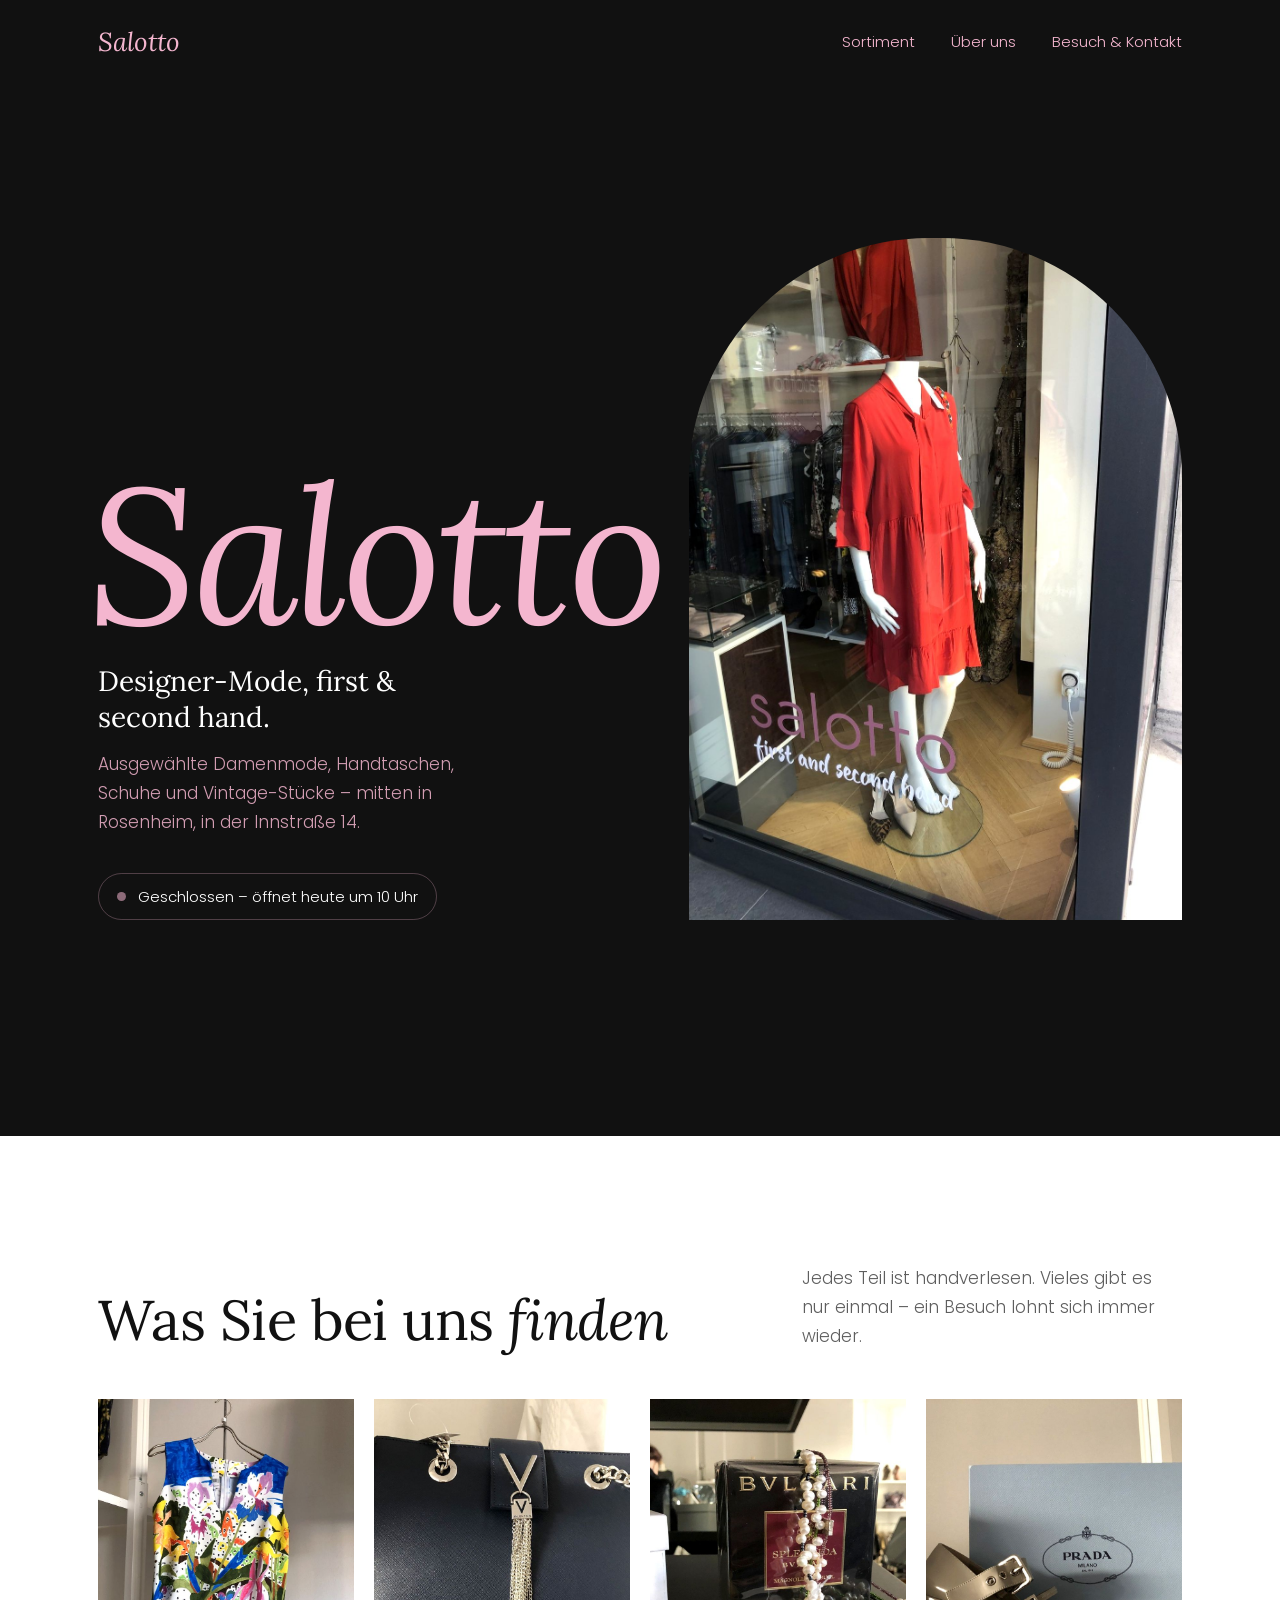
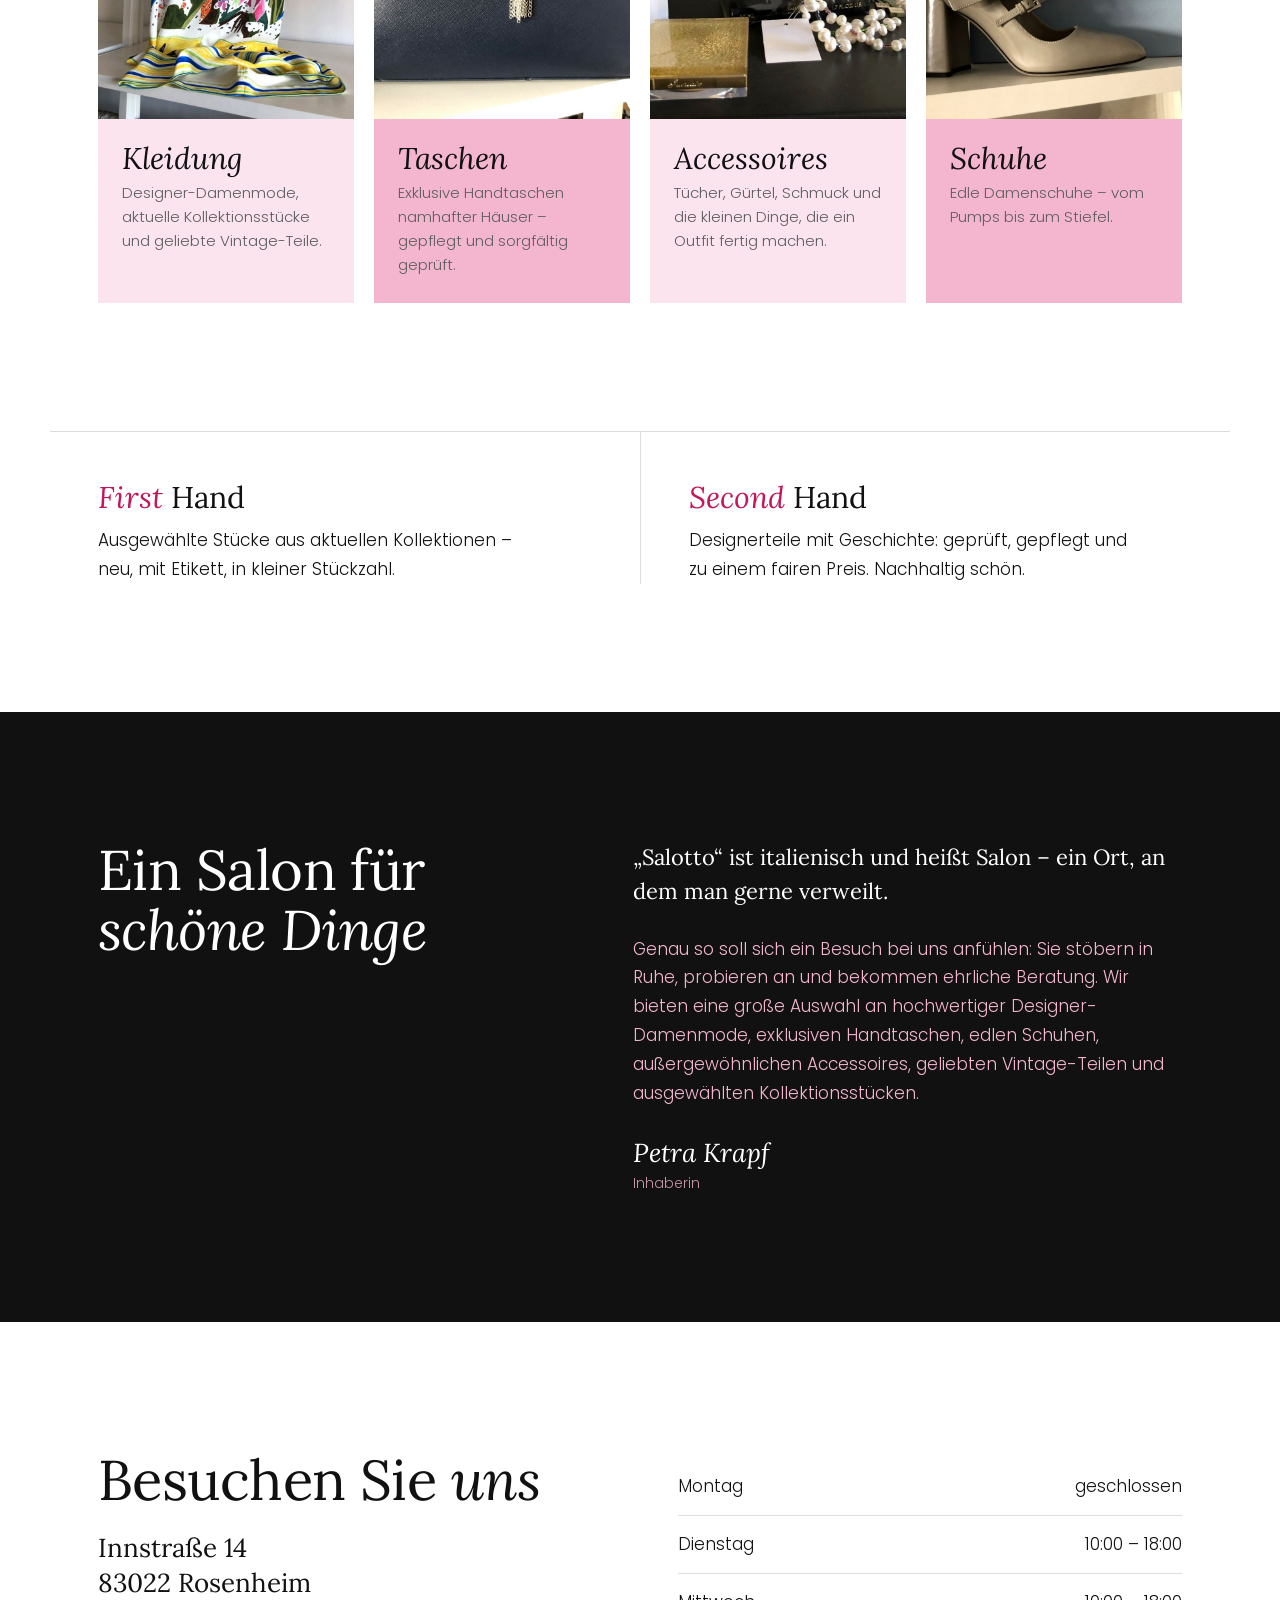
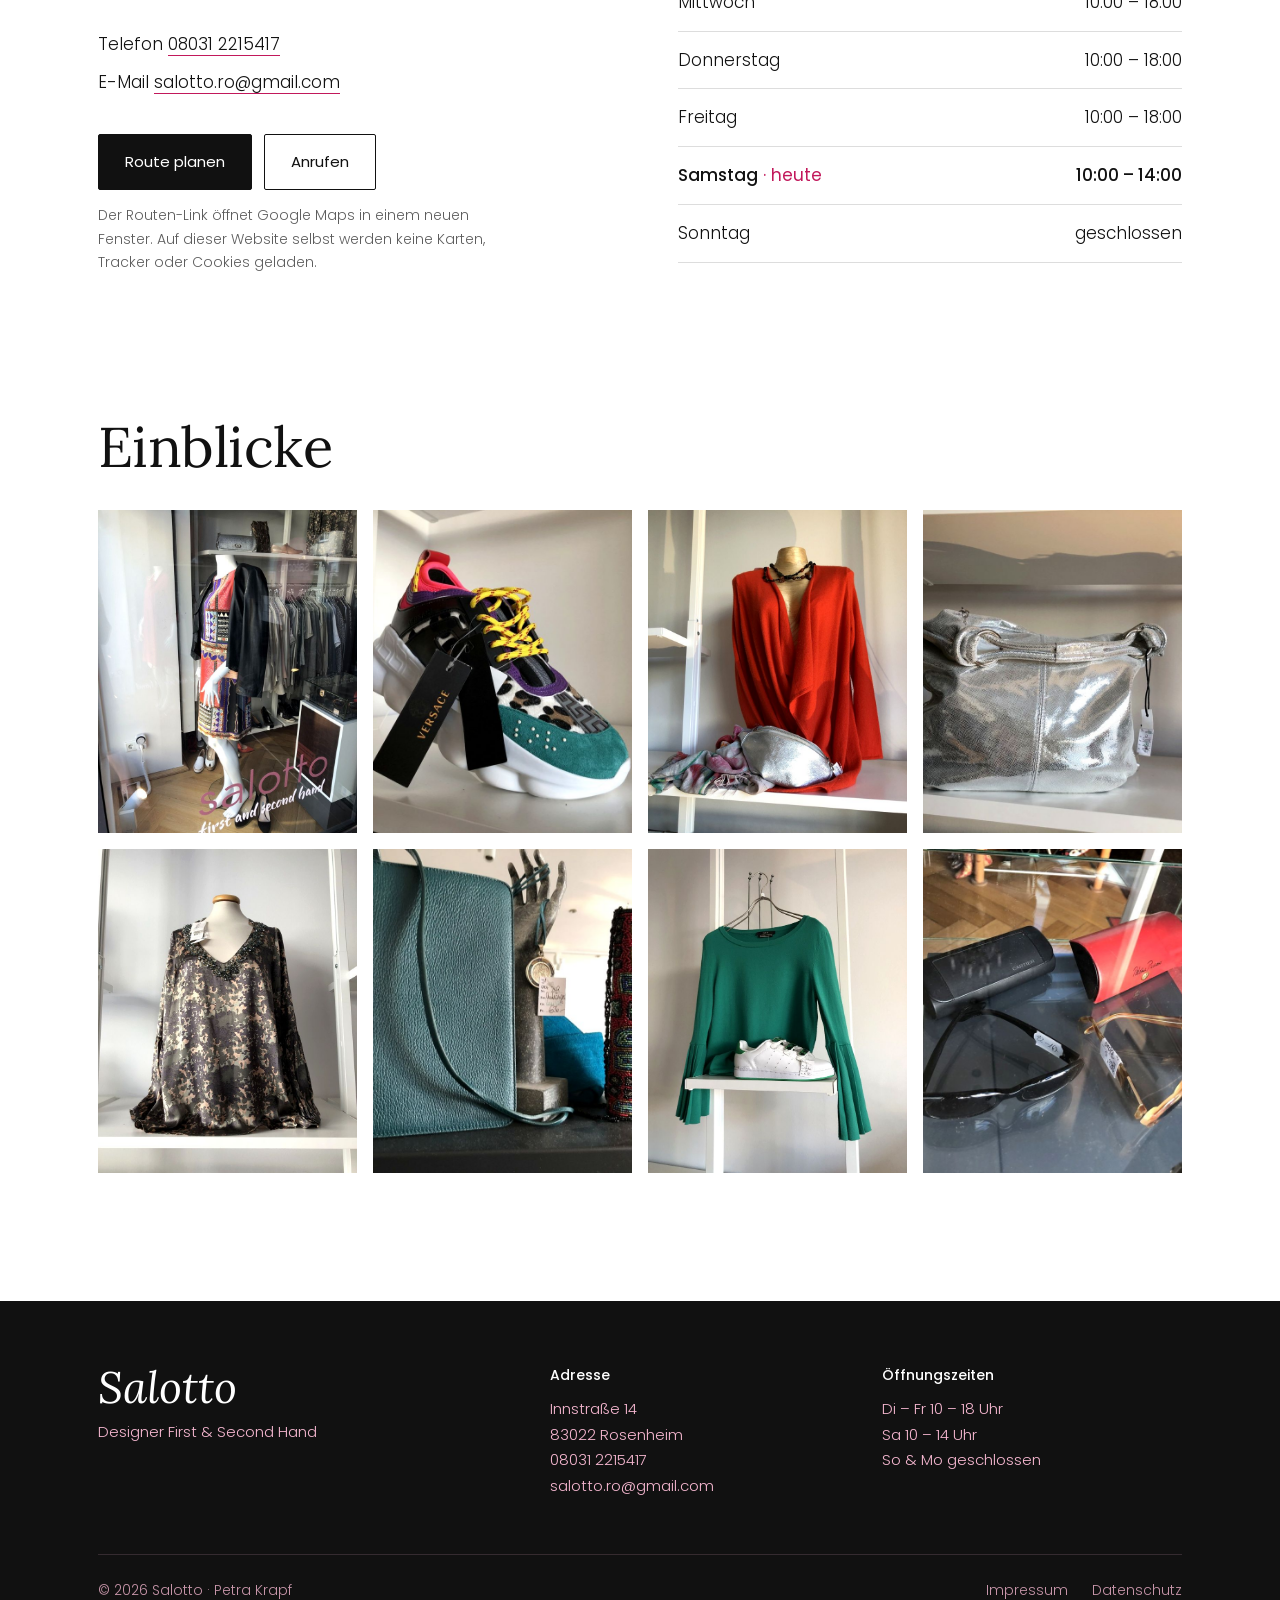
<file: index.html>
<!doctype html>
<html lang="de">
<head>
<meta charset="utf-8">
<meta name="viewport" content="width=device-width, initial-scale=1">
<title>Salotto Rosenheim – Designer First &amp; Second Hand Mode, Taschen &amp; Schuhe</title>
<meta name="description" content="Salotto in der Innstraße 14, Rosenheim: ausgewählte Designer-Damenmode, Handtaschen, Schuhe, Accessoires und Vintage – neu und aus zweiter Hand. Di–Fr 10–18 Uhr, Sa 10–14 Uhr.">
<link rel="canonical" href="https://www.salotto-ro.de/">
<meta property="og:type" content="website">
<meta property="og:title" content="Salotto Rosenheim – Designer First &amp; Second Hand">
<meta property="og:description" content="Designer-Damenmode, Taschen, Schuhe und Accessoires – neu und aus zweiter Hand. Innstraße 14, Rosenheim.">
<meta property="og:url" content="https://www.salotto-ro.de/">
<meta property="og:image" content="https://www.salotto-ro.de/img/og.jpg">
<meta property="og:locale" content="de_DE">
<meta name="theme-color" content="#111111">
<link rel="icon" href="favicon.svg" type="image/svg+xml">
<link rel="preload" href="fonts/lora-italic.woff" as="font" type="font/woff" crossorigin>
<link rel="stylesheet" href="style.css">
<script type="application/ld+json">
{
  "@context": "https://schema.org",
  "@type": "ClothingStore",
  "name": "Salotto – Designer First and Second Hand",
  "url": "https://www.salotto-ro.de/",
  "image": "https://www.salotto-ro.de/img/og.jpg",
  "telephone": "+49 8031 2215417",
  "email": "salotto.ro@gmail.com",
  "founder": "Petra Krapf",
  "address": {
    "@type": "PostalAddress",
    "streetAddress": "Innstraße 14",
    "postalCode": "83022",
    "addressLocality": "Rosenheim",
    "addressCountry": "DE"
  },
  "openingHoursSpecification": [
    { "@type": "OpeningHoursSpecification", "dayOfWeek": ["Tuesday","Wednesday","Thursday","Friday"], "opens": "10:00", "closes": "18:00" },
    { "@type": "OpeningHoursSpecification", "dayOfWeek": "Saturday", "opens": "10:00", "closes": "14:00" }
  ]
}
</script>
</head>
<body>
<a class="skip" href="#inhalt">Zum Inhalt springen</a>

<header class="site-header">
  <div class="wrap">
    <a class="brand" href="index.html" aria-label="Salotto – Startseite">Salotto</a>
    <nav class="nav" aria-label="Hauptmenü">
      <a href="#sortiment">Sortiment</a>
      <a href="#ueber-uns" class="hide-sm">Über uns</a>
      <a href="#besuch">Besuch &amp; Kontakt</a>
    </nav>
  </div>
</header>

<main id="inhalt">
  <section class="hero" aria-labelledby="hero-title">
    <div class="wrap">
      <div class="hero-text">
        <h1 id="hero-title">Salotto</h1>
        <p class="claim">Designer-Mode, first &amp; second hand.</p>
        <p class="sub">Ausgewählte Damenmode, Handtaschen, Schuhe und Vintage-Stücke – mitten in Rosenheim, in der Innstraße 14.</p>
        <a class="status" id="status" href="#besuch"><span class="dot" aria-hidden="true"></span><span id="status-text">Di–Fr 10–18 Uhr · Sa 10–14 Uhr</span></a>
      </div>
      <figure class="hero-photo">
        <img src="img/hero.jpg" alt="Schaufenster von Salotto in der Innstraße Rosenheim mit rotem Kleid" width="1125" height="1500" fetchpriority="high">
      </figure>
    </div>
  </section>

  <section id="sortiment" aria-labelledby="sortiment-title">
    <div class="wrap">
      <div class="range-head">
        <h2 id="sortiment-title">Was Sie bei uns <em>finden</em></h2>
        <p>Jedes Teil ist handverlesen. Vieles gibt es nur einmal – ein Besuch lohnt sich immer wieder.</p>
      </div>
      <ul class="range">
        <li class="tile">
          <figure><img src="img/kleidung.jpg" alt="Ärmelloses Designer-Top mit buntem Blumenmuster" loading="lazy" width="750" height="1000"></figure>
          <h3>Kleidung</h3>
          <p>Designer-Damenmode, aktuelle Kollektionsstücke und geliebte Vintage-Teile.</p>
        </li>
        <li class="tile">
          <figure><img src="img/taschen.jpg" alt="Dunkelblaue Handtasche mit Kettenriemen" loading="lazy" width="800" height="1000"></figure>
          <h3>Taschen</h3>
          <p>Exklusive Handtaschen namhafter Häuser – gepflegt und sorgfältig geprüft.</p>
        </li>
        <li class="tile">
          <figure><img src="img/accessoires.jpg" alt="Perlenkette, Parfum und Puderdose" loading="lazy" width="800" height="1000"></figure>
          <h3>Accessoires</h3>
          <p>Tücher, Gürtel, Schmuck und die kleinen Dinge, die ein Outfit fertig machen.</p>
        </li>
        <li class="tile">
          <figure><img src="img/schuhe.jpg" alt="Graue Prada-Spangenpumps mit Blockabsatz" loading="lazy" width="800" height="1000"></figure>
          <h3>Schuhe</h3>
          <p>Edle Damenschuhe – vom Pumps bis zum Stiefel.</p>
        </li>
      </ul>
    </div>
  </section>

  <section class="pair" aria-label="First und Second Hand">
    <div class="wrap">
      <article>
        <h3><em>First</em> Hand</h3>
        <p>Ausgewählte Stücke aus aktuellen Kollektionen – neu, mit Etikett, in kleiner Stückzahl.</p>
      </article>
      <article>
        <h3><em>Second</em> Hand</h3>
        <p>Designerteile mit Geschichte: geprüft, gepflegt und zu einem fairen Preis. Nachhaltig schön.</p>
      </article>
    </div>
  </section>

  <section class="about" id="ueber-uns" aria-labelledby="about-title">
    <div class="wrap">
      <h2 id="about-title">Ein Salon für <em>schöne Dinge</em></h2>
      <div class="body">
        <p class="lead">„Salotto“ ist italienisch und heißt Salon – ein Ort, an dem man gerne verweilt.</p>
        <p>Genau so soll sich ein Besuch bei uns anfühlen: Sie stöbern in Ruhe, probieren an und bekommen ehrliche Beratung. Wir bieten eine große Auswahl an hochwertiger Designer-Damenmode, exklusiven Handtaschen, edlen Schuhen, außergewöhnlichen Accessoires, geliebten Vintage-Teilen und ausgewählten Kollektionsstücken.</p>
        <p class="sign">Petra Krapf<span>Inhaberin</span></p>
      </div>
    </div>
  </section>

  <section class="visit" id="besuch" aria-labelledby="visit-title">
    <div class="wrap">
      <div>
        <h2 id="visit-title">Besuchen Sie <em>uns</em></h2>
        <address>
          <p class="addr">Innstraße 14<br>83022 Rosenheim</p>
          <ul class="contact-list">
            <li>Telefon <a href="tel:+4980312215417">08031 2215417</a></li>
            <li>E-Mail <a href="mailto:salotto.ro@gmail.com">salotto.ro@gmail.com</a></li>
          </ul>
        </address>
        <div class="btns">
          <a class="btn" href="https://www.google.com/maps/dir/?api=1&amp;destination=Innstra%C3%9Fe+14%2C+83022+Rosenheim" target="_blank" rel="noopener">Route planen</a>
          <a class="btn ghost" href="tel:+4980312215417">Anrufen</a>
        </div>
        <p class="note">Der Routen-Link öffnet Google Maps in einem neuen Fenster. Auf dieser Website selbst werden keine Karten, Tracker oder Cookies geladen.</p>
      </div>
      <div>
        <h3 class="sr">Öffnungszeiten</h3>
        <table class="hours" aria-label="Öffnungszeiten">
          <tbody>
            <tr data-day="1"><th scope="row">Montag</th><td>geschlossen</td></tr>
            <tr data-day="2"><th scope="row">Dienstag</th><td>10:00 – 18:00</td></tr>
            <tr data-day="3"><th scope="row">Mittwoch</th><td>10:00 – 18:00</td></tr>
            <tr data-day="4"><th scope="row">Donnerstag</th><td>10:00 – 18:00</td></tr>
            <tr data-day="5"><th scope="row">Freitag</th><td>10:00 – 18:00</td></tr>
            <tr data-day="6"><th scope="row">Samstag</th><td>10:00 – 14:00</td></tr>
            <tr data-day="0"><th scope="row">Sonntag</th><td>geschlossen</td></tr>
          </tbody>
        </table>
      </div>
    </div>
  </section>

  <section class="gallery" id="einblicke" aria-labelledby="gallery-title">
    <div class="wrap">
      <h2 id="gallery-title">Einblicke</h2>
      <div class="grid">
        <img src="img/einblick-1.jpg" alt="Schaufenster von Salotto mit gemustertem Kleid und Lederjacke" loading="lazy" width="750" height="1000">
        <img src="img/einblick-2.jpg" alt="Versace-Sneaker im Regal" loading="lazy" width="1000" height="750">
        <img src="img/einblick-3.jpg" alt="Orangefarbener Cardigan mit Kette, Tuch und silberner Gürteltasche" loading="lazy" width="750" height="1000">
        <img src="img/einblick-4.jpg" alt="Silberne Leder-Handtasche im Regal" loading="lazy" width="1000" height="750">
        <img src="img/einblick-5.jpg" alt="Seidenbluse mit Blumenmuster und Perlenausschnitt" loading="lazy" width="750" height="1000">
        <img src="img/einblick-6.jpg" alt="Petrolfarbene Ledertasche und bestickte Clutch" loading="lazy" width="1000" height="750">
        <img src="img/einblick-7.jpg" alt="Grünes Oberteil mit Trompetenärmeln und weiße Sneaker" loading="lazy" width="750" height="1000">
        <img src="img/einblick-8.jpg" alt="Sonnenbrillen in der Vitrine" loading="lazy" width="1000" height="750">
      </div>
    </div>
  </section>
</main>

<footer class="site-footer">
  <div class="wrap">
    <div>
      <a class="brand" href="index.html">Salotto</a>
      <p>Designer First &amp; Second Hand</p>
    </div>
    <div>
      <h4>Adresse</h4>
      <p>Innstraße 14<br>83022 Rosenheim<br><a href="tel:+4980312215417">08031 2215417</a><br><a href="mailto:salotto.ro@gmail.com">salotto.ro@gmail.com</a></p>
    </div>
    <div>
      <h4>Öffnungszeiten</h4>
      <p>Di – Fr 10 – 18 Uhr<br>Sa 10 – 14 Uhr<br>So &amp; Mo geschlossen</p>
    </div>
    <div class="bottom">
      <span>© <span id="year">2026</span> Salotto · Petra Krapf</span>
      <nav aria-label="Rechtliches"><a href="impressum.html">Impressum</a><a href="datenschutz.html">Datenschutz</a></nav>
    </div>
  </div>
</footer>

<script>
(function () {
  // Öffnungszeiten (Europe/Berlin): [Tag] = [öffnet, schließt] in Minuten
  var H = { 2: [600, 1080], 3: [600, 1080], 4: [600, 1080], 5: [600, 1080], 6: [600, 840] };
  var NAMES = ["Sonntag","Montag","Dienstag","Mittwoch","Donnerstag","Freitag","Samstag"];
  var parts = {};
  try {
    new Intl.DateTimeFormat("en-GB", { timeZone: "Europe/Berlin", weekday: "short", hour: "2-digit", minute: "2-digit", hour12: false })
      .formatToParts(new Date()).forEach(function (p) { parts[p.type] = p.value; });
  } catch (e) { return; }
  var day = ["Sun","Mon","Tue","Wed","Thu","Fri","Sat"].indexOf(parts.weekday);
  var now = (+parts.hour % 24) * 60 + (+parts.minute);
  var fmt = function (m) { return Math.floor(m / 60) + (m % 60 ? ":" + String(m % 60).padStart(2, "0") : "") + " Uhr"; };
  var el = document.getElementById("status"), txt = document.getElementById("status-text");
  var t = H[day];
  if (t && now >= t[0] && now < t[1]) {
    txt.textContent = "Jetzt geöffnet – heute bis " + fmt(t[1]);
  } else {
    el.classList.add("closed");
    if (t && now < t[0]) { txt.textContent = "Geschlossen – öffnet heute um " + fmt(t[0]); }
    else {
      for (var i = 1; i <= 7; i++) {
        var d = (day + i) % 7;
        if (H[d]) { txt.textContent = "Geschlossen – öffnet " + (i === 1 ? "morgen" : NAMES[d]) + " um " + fmt(H[d][0]); break; }
      }
    }
  }
  var row = document.querySelector('.hours tr[data-day="' + day + '"]');
  if (row) row.classList.add("today");
  document.getElementById("year").textContent = new Date().getFullYear();
})();
</script>
</body>
</html>
</file>
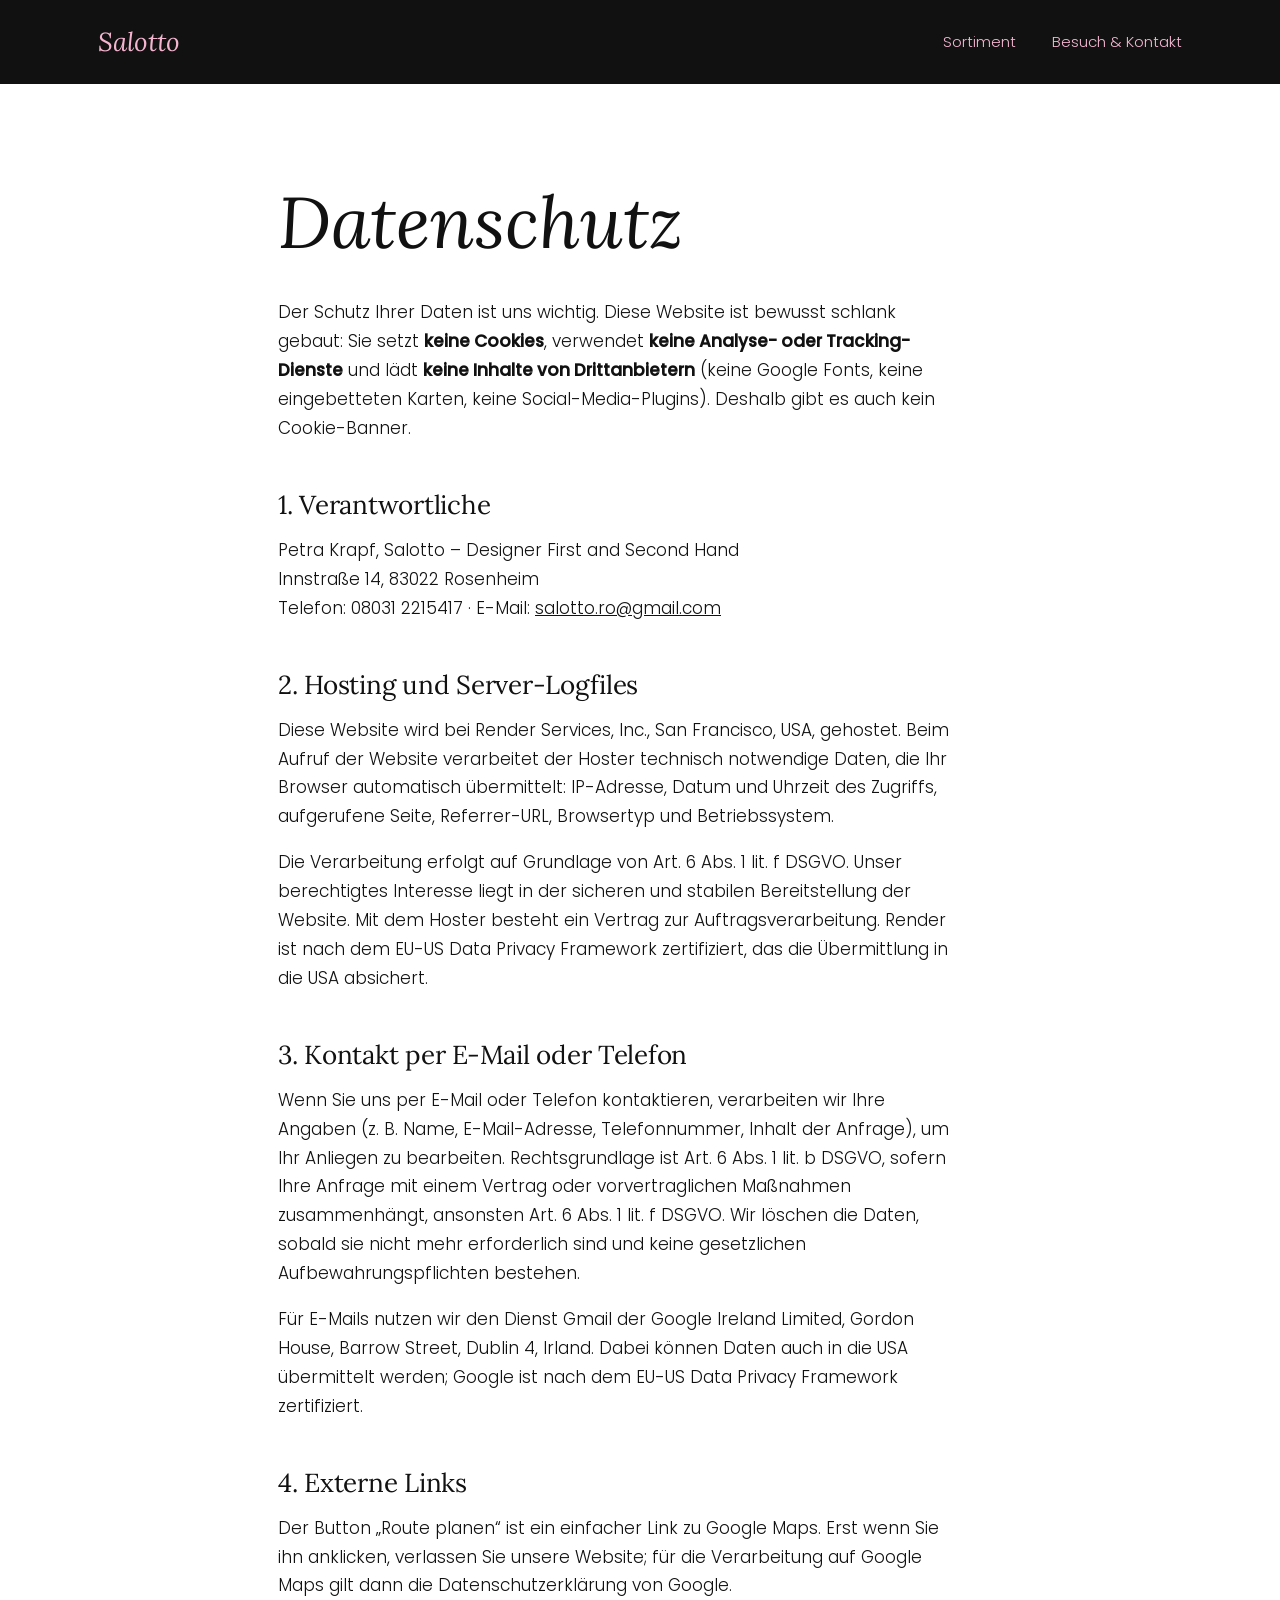
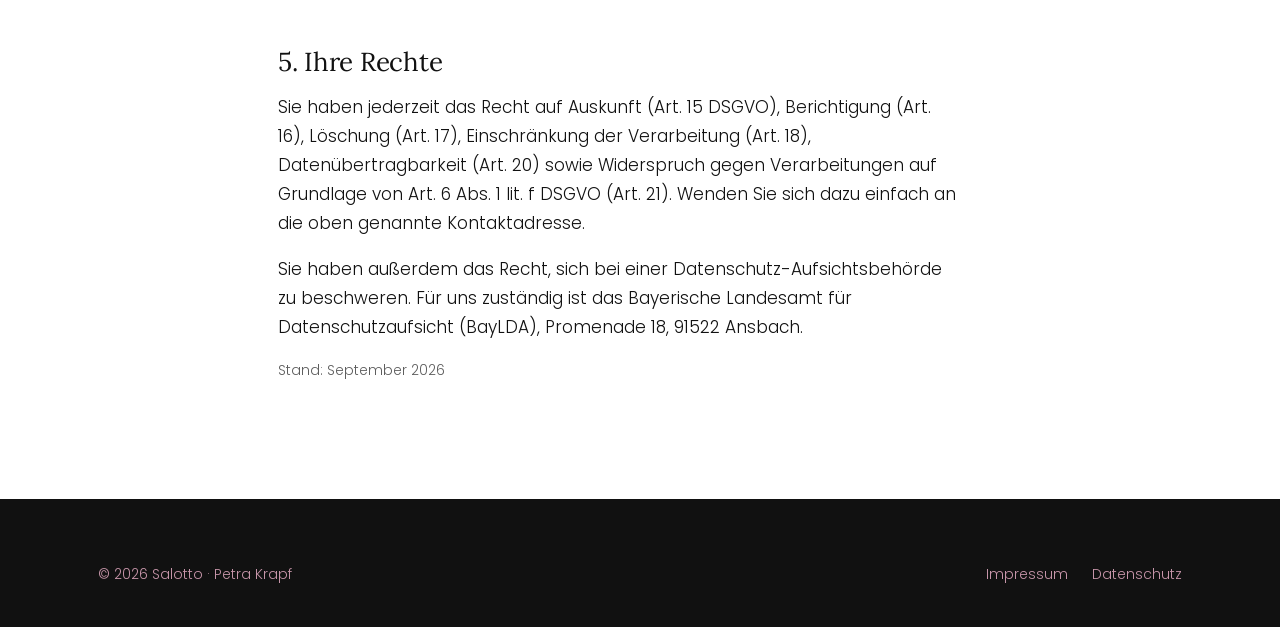
<file: datenschutz.html>
<!doctype html>
<html lang="de">
<head>
<meta charset="utf-8">
<meta name="viewport" content="width=device-width, initial-scale=1">
<title>Datenschutz – Salotto Rosenheim</title>
<meta name="robots" content="noindex, follow">
<link rel="canonical" href="https://www.salotto-ro.de/datenschutz.html">
<meta name="theme-color" content="#111111">
<link rel="icon" href="favicon.svg" type="image/svg+xml">
<link rel="stylesheet" href="style.css">
</head>
<body>
<a class="skip" href="#inhalt">Zum Inhalt springen</a>
<header class="site-header solid">
  <div class="wrap">
    <a class="brand" href="index.html">Salotto</a>
    <nav class="nav" aria-label="Hauptmenü">
      <a href="index.html#sortiment">Sortiment</a>
      <a href="index.html#besuch">Besuch &amp; Kontakt</a>
    </nav>
  </div>
</header>

<main id="inhalt" class="legal">
  <div class="wrap">
    <h1>Datenschutz</h1>

    <p>Der Schutz Ihrer Daten ist uns wichtig. Diese Website ist bewusst schlank gebaut: Sie setzt <strong>keine Cookies</strong>, verwendet <strong>keine Analyse- oder Tracking-Dienste</strong> und lädt <strong>keine Inhalte von Drittanbietern</strong> (keine Google Fonts, keine eingebetteten Karten, keine Social-Media-Plugins). Deshalb gibt es auch kein Cookie-Banner.</p>

    <h2>1. Verantwortliche</h2>
    <address>
      <p>Petra Krapf, Salotto – Designer First and Second Hand<br>
      Innstraße 14, 83022 Rosenheim<br>
      Telefon: 08031 2215417 · E-Mail: <a href="mailto:salotto.ro@gmail.com">salotto.ro@gmail.com</a></p>
    </address>

    <h2>2. Hosting und Server-Logfiles</h2>
    <p>Diese Website wird bei Render Services, Inc., San Francisco, USA, gehostet. Beim Aufruf der Website verarbeitet der Hoster technisch notwendige Daten, die Ihr Browser automatisch übermittelt: IP-Adresse, Datum und Uhrzeit des Zugriffs, aufgerufene Seite, Referrer-URL, Browsertyp und Betriebssystem.</p>
    <p>Die Verarbeitung erfolgt auf Grundlage von Art. 6 Abs. 1 lit. f DSGVO. Unser berechtigtes Interesse liegt in der sicheren und stabilen Bereitstellung der Website. Mit dem Hoster besteht ein Vertrag zur Auftragsverarbeitung. Render ist nach dem EU-US Data Privacy Framework zertifiziert, das die Übermittlung in die USA absichert.</p>

    <h2>3. Kontakt per E-Mail oder Telefon</h2>
    <p>Wenn Sie uns per E-Mail oder Telefon kontaktieren, verarbeiten wir Ihre Angaben (z. B. Name, E-Mail-Adresse, Telefonnummer, Inhalt der Anfrage), um Ihr Anliegen zu bearbeiten. Rechtsgrundlage ist Art. 6 Abs. 1 lit. b DSGVO, sofern Ihre Anfrage mit einem Vertrag oder vorvertraglichen Maßnahmen zusammenhängt, ansonsten Art. 6 Abs. 1 lit. f DSGVO. Wir löschen die Daten, sobald sie nicht mehr erforderlich sind und keine gesetzlichen Aufbewahrungspflichten bestehen.</p>
    <p>Für E-Mails nutzen wir den Dienst Gmail der Google Ireland Limited, Gordon House, Barrow Street, Dublin 4, Irland. Dabei können Daten auch in die USA übermittelt werden; Google ist nach dem EU-US Data Privacy Framework zertifiziert.</p>

    <h2>4. Externe Links</h2>
    <p>Der Button „Route planen“ ist ein einfacher Link zu Google Maps. Erst wenn Sie ihn anklicken, verlassen Sie unsere Website; für die Verarbeitung auf Google Maps gilt dann die Datenschutzerklärung von Google.</p>

    <h2>5. Ihre Rechte</h2>
    <p>Sie haben jederzeit das Recht auf Auskunft (Art. 15 DSGVO), Berichtigung (Art. 16), Löschung (Art. 17), Einschränkung der Verarbeitung (Art. 18), Datenübertragbarkeit (Art. 20) sowie Widerspruch gegen Verarbeitungen auf Grundlage von Art. 6 Abs. 1 lit. f DSGVO (Art. 21). Wenden Sie sich dazu einfach an die oben genannte Kontaktadresse.</p>
    <p>Sie haben außerdem das Recht, sich bei einer Datenschutz-Aufsichtsbehörde zu beschweren. Für uns zuständig ist das Bayerische Landesamt für Datenschutzaufsicht (BayLDA), Promenade 18, 91522 Ansbach.</p>

    <p class="note">Stand: September 2026</p>
  </div>
</main>

<footer class="site-footer">
  <div class="wrap">
    <div class="bottom" style="margin-top:0;border-top:0;padding-top:0">
      <span>© 2026 Salotto · Petra Krapf</span>
      <nav aria-label="Rechtliches"><a href="impressum.html">Impressum</a><a href="datenschutz.html" aria-current="page">Datenschutz</a></nav>
    </div>
  </div>
</footer>
</body>
</html>
</file>
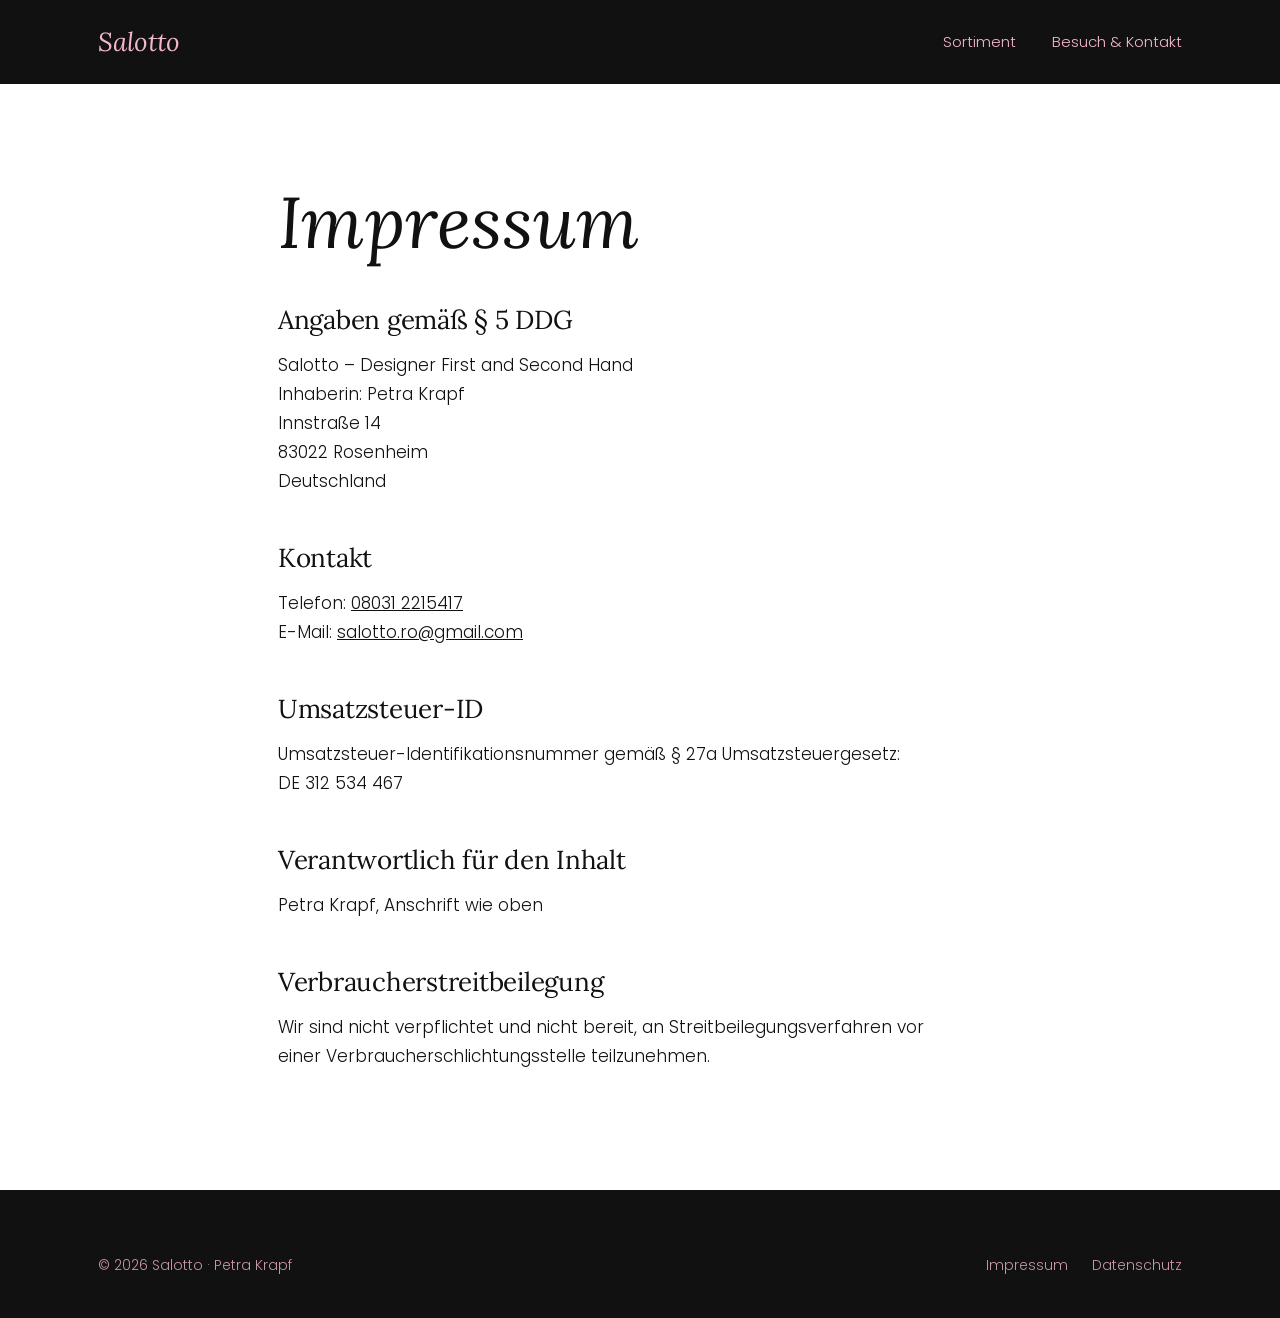
<file: impressum.html>
<!doctype html>
<html lang="de">
<head>
<meta charset="utf-8">
<meta name="viewport" content="width=device-width, initial-scale=1">
<title>Impressum – Salotto Rosenheim</title>
<meta name="robots" content="noindex, follow">
<link rel="canonical" href="https://www.salotto-ro.de/impressum.html">
<meta name="theme-color" content="#111111">
<link rel="icon" href="favicon.svg" type="image/svg+xml">
<link rel="stylesheet" href="style.css">
</head>
<body>
<a class="skip" href="#inhalt">Zum Inhalt springen</a>
<header class="site-header solid">
  <div class="wrap">
    <a class="brand" href="index.html">Salotto</a>
    <nav class="nav" aria-label="Hauptmenü">
      <a href="index.html#sortiment">Sortiment</a>
      <a href="index.html#besuch">Besuch &amp; Kontakt</a>
    </nav>
  </div>
</header>

<main id="inhalt" class="legal">
  <div class="wrap">
    <h1>Impressum</h1>

    <h2>Angaben gemäß § 5 DDG</h2>
    <address>
      <p>Salotto – Designer First and Second Hand<br>
      Inhaberin: Petra Krapf<br>
      Innstraße 14<br>
      83022 Rosenheim<br>
      Deutschland</p>
    </address>

    <h2>Kontakt</h2>
    <p>Telefon: <a href="tel:+4980312215417">08031 2215417</a><br>
    E-Mail: <a href="mailto:salotto.ro@gmail.com">salotto.ro@gmail.com</a></p>

    <h2>Umsatzsteuer-ID</h2>
    <p>Umsatzsteuer-Identifikationsnummer gemäß § 27a Umsatzsteuergesetz:<br>DE 312 534 467</p>

    <h2>Verantwortlich für den Inhalt</h2>
    <p>Petra Krapf, Anschrift wie oben</p>

    <h2>Verbraucherstreitbeilegung</h2>
    <p>Wir sind nicht verpflichtet und nicht bereit, an Streitbeilegungsverfahren vor einer Verbraucherschlichtungsstelle teilzunehmen.</p>
  </div>
</main>

<footer class="site-footer">
  <div class="wrap">
    <div class="bottom" style="margin-top:0;border-top:0;padding-top:0">
      <span>© 2026 Salotto · Petra Krapf</span>
      <nav aria-label="Rechtliches"><a href="impressum.html" aria-current="page">Impressum</a><a href="datenschutz.html">Datenschutz</a></nav>
    </div>
  </div>
</footer>
</body>
</html>
</file>
<file: style.css>
/* Salotto – Designer First & Second Hand, Rosenheim */

@font-face { font-family: "Lora"; src: url("fonts/lora.woff") format("woff"); font-weight: 400 700; font-style: normal; font-display: swap; }
@font-face { font-family: "Lora"; src: url("fonts/lora-italic.woff") format("woff"); font-weight: 400 700; font-style: italic; font-display: swap; }
@font-face { font-family: "Poppins"; src: url("fonts/poppins-300.woff") format("woff"); font-weight: 300; font-display: swap; }
@font-face { font-family: "Poppins"; src: url("fonts/poppins-400.woff") format("woff"); font-weight: 400; font-display: swap; }
@font-face { font-family: "Poppins"; src: url("fonts/poppins-500.woff") format("woff"); font-weight: 500; font-display: swap; }

:root {
  --salon: #111111;
  --salon-2: #2A2A2A;
  --powder: #F4B6CF;
  --powder-2: #FBE4EE;
  --paper: #FFFFFF;
  --ink: #111111;
  --muted: #5E5E5E;
  --brass: #C2185B;
  --serif: "Lora", Georgia, serif;
  --sans: "Poppins", "Helvetica Neue", Arial, sans-serif;
  --wrap: 1180px;
  --gutter: clamp(16px, 4vw, 48px);
}

*, *::before, *::after { box-sizing: border-box; }
html { -webkit-text-size-adjust: 100%; scroll-behavior: smooth; }
body { margin: 0; background: var(--paper); color: var(--ink); font: 300 17px/1.7 var(--sans); overflow-x: hidden; }
img, svg { max-width: 100%; display: block; }
a { color: inherit; }
:focus-visible { outline: 2px solid var(--brass); outline-offset: 3px; }
.wrap { max-width: var(--wrap); margin: 0 auto; padding: 0 var(--gutter); }
.skip { position: absolute; left: -999px; top: 8px; }
.skip:focus { left: 16px; background: var(--paper); color: var(--ink); padding: 8px 12px; z-index: 20; }
.sr { position: absolute; width: 1px; height: 1px; overflow: hidden; clip: rect(0 0 0 0); white-space: nowrap; }

/* Header */
.site-header { position: absolute; inset: 0 0 auto 0; z-index: 5; color: var(--powder); }
.site-header .wrap { display: flex; align-items: center; justify-content: space-between; height: 84px; gap: 16px; }
.brand { font: italic 400 26px/1 var(--serif); text-decoration: none; }
.nav { display: flex; gap: clamp(14px, 3vw, 36px); font-size: 15px; }
.nav a { text-decoration: none; padding: 6px 0; border-bottom: 1px solid transparent; }
.nav a:hover, .nav a[aria-current] { border-color: currentColor; }
.site-header.solid { position: static; background: var(--salon); }

/* Hero */
.hero { background: var(--salon); color: var(--powder); position: relative; overflow: hidden; }
.hero .wrap { display: grid; grid-template-columns: 1.15fr 1fr; align-items: end; gap: 24px; min-height: min(100svh, 880px); padding-top: 110px; padding-bottom: clamp(48px, 7vw, 88px); }
.hero h1 { margin: 0; font: italic 400 clamp(88px, 15vw, 210px)/.82 var(--serif); letter-spacing: -.025em; margin-left: -.05em; color: var(--powder); }
.hero .claim { font: 400 clamp(21px, 2.3vw, 28px)/1.3 var(--serif); margin: 30px 0 0; color: var(--paper); max-width: 20ch; }
.hero .sub { margin: 14px 0 0; max-width: 40ch; opacity: .85; }
.status { margin-top: 36px; display: inline-flex; align-items: center; gap: 12px; font-size: 15px; color: var(--paper); padding: 10px 18px; border: 1px solid rgba(244,182,207,.28); border-radius: 40px; text-decoration: none; }
.status:hover { border-color: rgba(244,182,207,.6); }
.status .dot { width: 9px; height: 9px; border-radius: 50%; background: #9CC7AC; box-shadow: 0 0 0 4px rgba(156,199,172,.18); flex: none; }
.status.closed .dot { background: var(--powder); opacity: .55; box-shadow: none; }
.hero-photo { margin: 0; align-self: stretch; position: relative; min-height: 420px; }
.hero-photo img { position: absolute; inset: 0; width: 100%; height: 100%; object-fit: cover; border-radius: 240px 240px 0 0; background: var(--salon-2); }
.tile figure { margin: -28px -24px 0; aspect-ratio: 4 / 5; overflow: hidden; background: var(--powder); }
.tile figure img { width: 100%; height: 100%; object-fit: cover; transition: transform .6s ease; }
.tile:hover figure img { transform: scale(1.03); }
.gallery { padding-top: 0; }
.gallery .grid { display: grid; grid-template-columns: repeat(4, 1fr); gap: 16px; margin-top: 32px; }
.gallery .grid img { width: 100%; height: 100%; aspect-ratio: 4 / 5; object-fit: cover; background: var(--powder-2); }
@media (max-width: 860px) { .gallery .grid { grid-template-columns: repeat(2, 1fr); gap: 10px; } }
.hero-art { align-self: end; justify-self: end; width: 100%; max-width: 520px; }
.hero-art svg { width: 100%; height: auto; overflow: visible; }
.line { fill: none; stroke: var(--brass); stroke-width: 2.2; stroke-linecap: round; stroke-linejoin: round; }
.line.thin { stroke-width: 1.4; }
.fill-velvet { fill: var(--salon-2); }
.fill-powder { fill: var(--powder); }

@media (prefers-reduced-motion: no-preference) {
  .hero-art .draw { stroke-dasharray: 1; stroke-dashoffset: 1; animation: draw 2.4s .2s cubic-bezier(.6,.1,.3,1) forwards; }
  .hero-art .late { opacity: 0; animation: fade .8s 2s forwards; }
  @keyframes draw { to { stroke-dashoffset: 0; } }
  @keyframes fade { to { opacity: 1; } }
}

/* Sections */
section { padding: clamp(72px, 10vw, 140px) 0; }
h2 { font: 400 clamp(34px, 4.4vw, 56px)/1.08 var(--serif); margin: 0 0 20px; letter-spacing: -.01em; }
h2 em { font-style: italic; }
.lead { font: 400 clamp(19px, 1.8vw, 22px)/1.55 var(--serif); max-width: 32em; margin: 0; }

/* Sortiment */
.range-head { display: flex; justify-content: space-between; align-items: end; gap: 24px 48px; flex-wrap: wrap; margin-bottom: 48px; }
.range-head h2 { margin: 0; }
.range-head p { max-width: 38ch; margin: 0; color: var(--muted); }
.range { display: grid; grid-template-columns: repeat(4, 1fr); gap: 20px; list-style: none; padding: 0; margin: 0; }
.tile { background: var(--powder-2); padding: 28px 24px 26px; display: flex; flex-direction: column; min-height: 380px; }
.tile:nth-child(even) { background: var(--powder); }
.tile svg { width: 100%; height: 200px; margin: 8px 0 auto; }
.tile h3 { font: italic 400 30px/1 var(--serif); margin: 24px 0 8px; }
.tile p { margin: 0; font-size: 15px; color: var(--muted); line-height: 1.6; }

/* Prinzip / First & Second */
.pair { background: var(--paper); padding-top: 0; }
.pair .wrap { display: grid; grid-template-columns: 1fr 1fr; gap: 0; border-top: 1px solid rgba(17,17,17,.14); }
.pair article { padding: 48px 48px 0 0; }
.pair article + article { padding: 48px 0 0 48px; border-left: 1px solid rgba(17,17,17,.14); }
.pair h3 { font: 400 30px/1.15 var(--serif); margin: 0 0 12px; }
.pair h3 em { color: var(--brass); }
.pair p { margin: 0; max-width: 44ch; }

/* Über uns */
.about { background: var(--salon); color: var(--powder); }
.about .wrap { display: grid; grid-template-columns: 1fr 1.2fr; gap: clamp(32px, 6vw, 96px); align-items: start; }
.about h2 { color: var(--paper); }
.about .body p { margin: 0; max-width: 58ch; }
.about .body p + p { margin-top: 1em; }
.about .lead { color: var(--paper); margin-bottom: 1.2em !important; }
.sign { font: italic 400 26px var(--serif); margin-top: 28px !important; color: var(--paper); }
.sign span { display: block; font: 300 14px var(--sans); color: var(--powder); opacity: .8; margin-top: 4px; }

/* Besuch */
.visit .wrap { display: grid; grid-template-columns: 1fr 1fr; gap: clamp(40px, 6vw, 96px); }
.hours { width: 100%; border-collapse: collapse; font-size: 17px; margin-top: 8px; }
.hours th, .hours td { text-align: left; padding: 14px 0; border-bottom: 1px solid rgba(17,17,17,.14); font-weight: 300; }
.hours td { text-align: right; font-variant-numeric: tabular-nums; }
.hours tr.today th, .hours tr.today td { font-weight: 500; }
.hours tr.today th::after { content: " · heute"; color: var(--brass); font-weight: 400; }
address { font-style: normal; }
.addr { font: 400 26px/1.35 var(--serif); margin: 8px 0 0; }
.contact-list { list-style: none; padding: 0; margin: 24px 0 0; }
.contact-list li { padding: 5px 0; }
.contact-list a { text-decoration-color: var(--brass); text-underline-offset: 5px; }
.btns { display: flex; gap: 12px; flex-wrap: wrap; margin-top: 32px; }
.btn { display: inline-block; padding: 14px 26px; background: var(--salon); color: var(--paper); text-decoration: none; font-weight: 400; font-size: 15px; border-radius: 2px; border: 1px solid var(--salon); }
.btn:hover { background: var(--salon-2); }
.btn.ghost { background: transparent; color: var(--salon); }
.btn.ghost:hover { background: var(--powder-2); }
.note { font-size: 14px; color: var(--muted); margin-top: 14px; max-width: 46ch; }

/* Footer */
.site-footer { background: var(--salon); color: var(--powder); padding: 64px 0 40px; font-size: 15px; }
.site-footer .wrap { display: grid; grid-template-columns: 1.4fr 1fr 1fr; gap: 32px; }
.site-footer .brand { font-size: 44px; display: block; margin-bottom: 10px; color: var(--paper); }
.site-footer h4 { font: 500 14px var(--sans); margin: 0 0 10px; color: var(--paper); }
.site-footer p { margin: 0; }
.site-footer a { text-decoration: none; }
.site-footer a:hover { text-decoration: underline; }
.site-footer ul { list-style: none; padding: 0; margin: 0; }
.site-footer .bottom { grid-column: 1 / -1; display: flex; justify-content: space-between; gap: 16px; flex-wrap: wrap; border-top: 1px solid rgba(244,182,207,.2); padding-top: 24px; margin-top: 24px; font-size: 14px; opacity: .8; }
.site-footer .bottom nav { display: flex; gap: 24px; }

/* Legal pages */
.legal { padding: clamp(56px, 8vw, 110px) 0; }
.legal .wrap { max-width: 820px; }
.legal h1 { font: italic 400 clamp(44px, 6vw, 72px)/1 var(--serif); margin: 0 0 40px; }
.legal h2 { font-size: 26px; margin: 48px 0 12px; }
.legal h3 { font: 500 16px/1.5 var(--sans); margin: 28px 0 6px; }
.legal p, .legal li { max-width: 68ch; }
.err { min-height: 60vh; display: grid; place-items: center; text-align: center; }

/* Responsive */
@media (max-width: 980px) {
  .range { grid-template-columns: 1fr 1fr; }
}
@media (max-width: 860px) {
  .hero .wrap { grid-template-columns: 1fr; min-height: 0; padding-top: 120px; }
  .hero-art { justify-self: center; max-width: 380px; margin-top: 16px; }
  .hero-photo { min-height: 0; aspect-ratio: 4 / 5; max-height: 70svh; margin-top: 24px; }
  .hero-photo img { border-radius: 200px 200px 0 0; }
  .about .wrap, .visit .wrap { grid-template-columns: 1fr; }
  .pair .wrap { grid-template-columns: 1fr; }
  .pair article, .pair article + article { padding: 36px 0; border-left: 0; }
  .pair article + article { border-top: 1px solid rgba(17,17,17,.14); }
  .site-footer .wrap { grid-template-columns: 1fr 1fr; }
  .site-footer .wrap > div:first-child { grid-column: 1 / -1; }
}
@media (max-width: 560px) {
  body { font-size: 16px; }
  .site-header .wrap { height: 72px; }
  .brand { font-size: 23px; }
  .nav { gap: 14px; font-size: 14px; }
  .nav .hide-sm { display: none; }
  .range { grid-template-columns: 1fr; }
  .tile { min-height: 0; }
  .tile svg { height: 160px; }
  .site-footer .wrap { grid-template-columns: 1fr; }
  .btns .btn { flex: 1 1 auto; text-align: center; }
}
</file>
